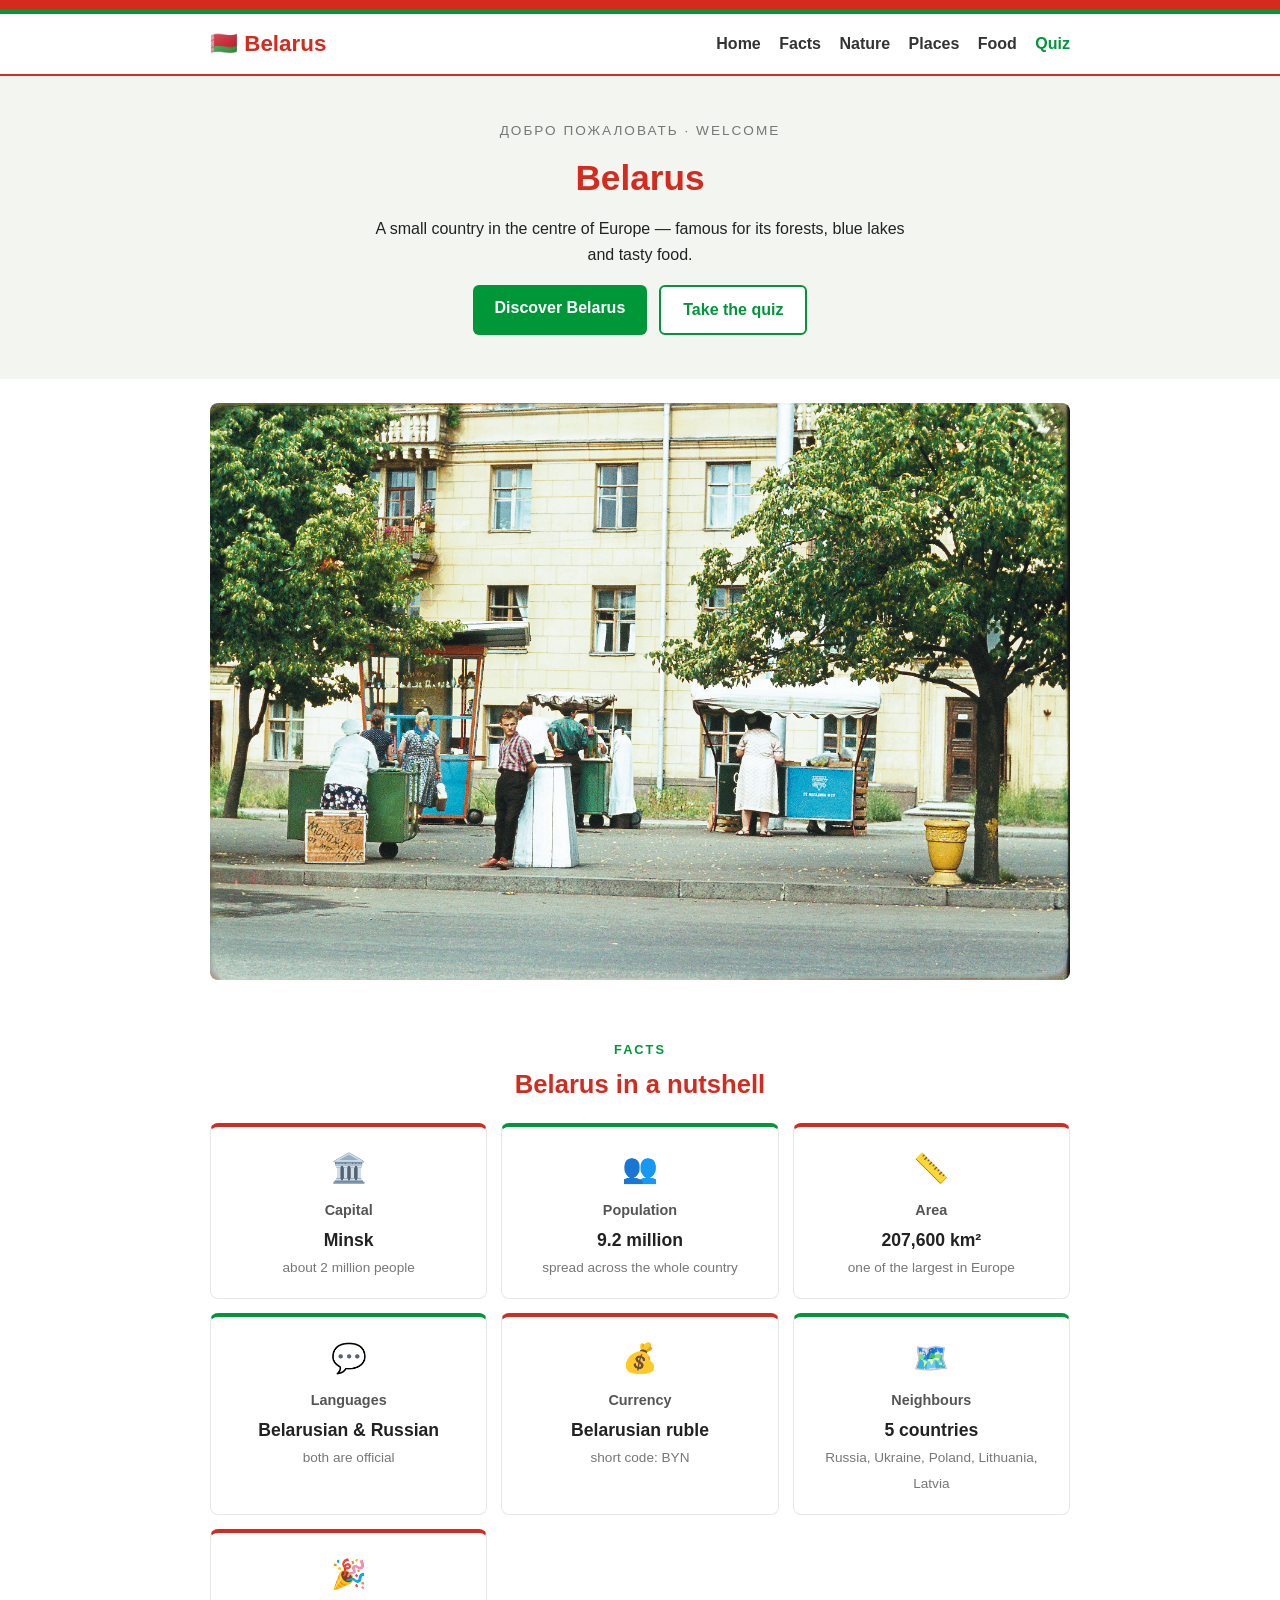
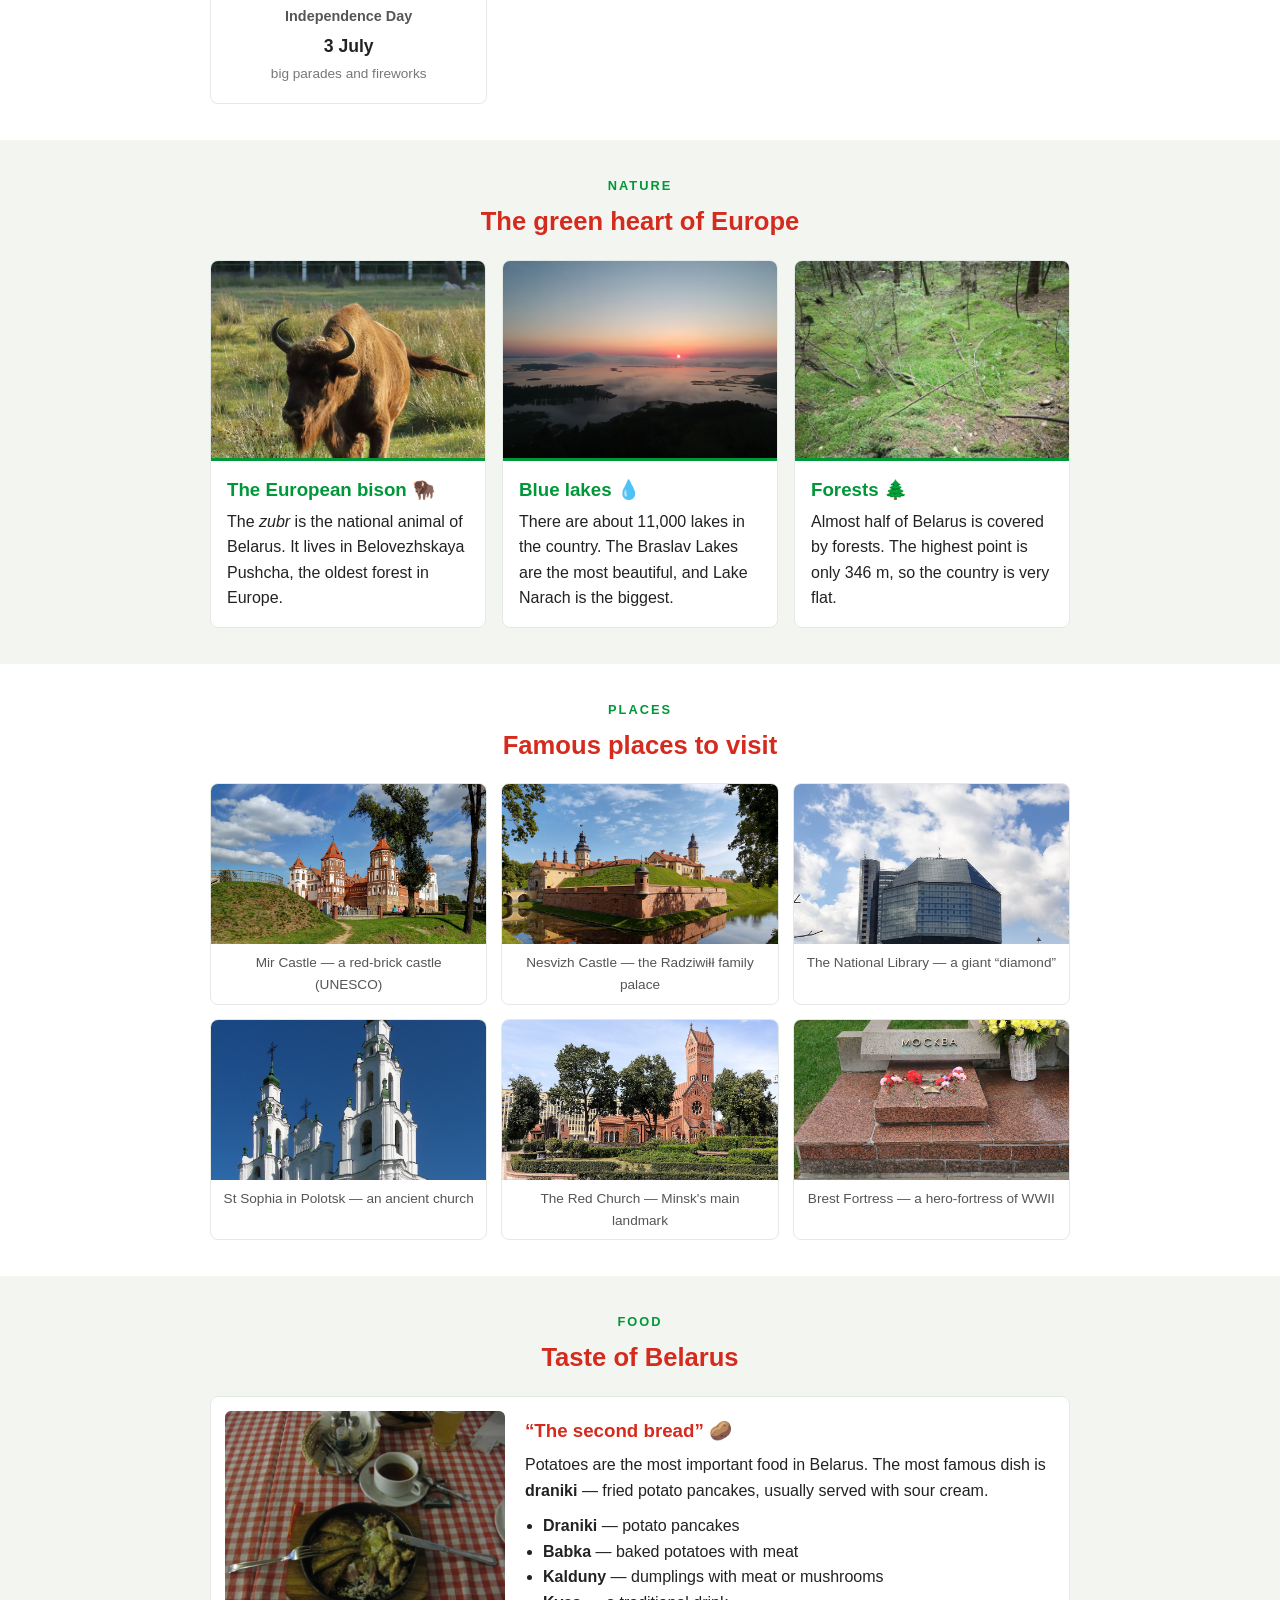
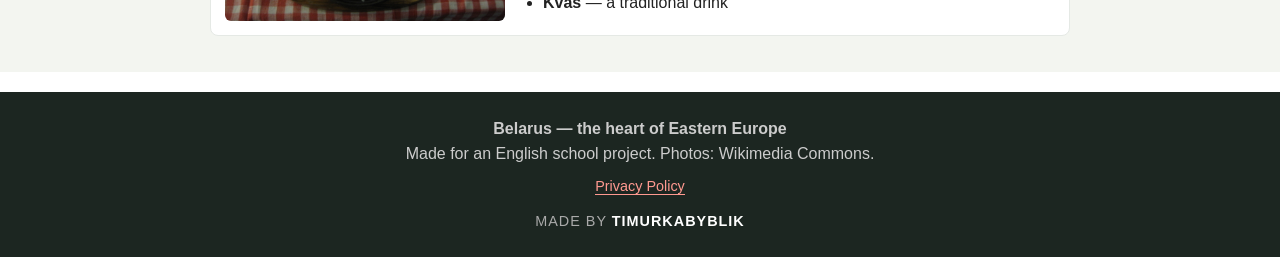
<file: index.html>
<!DOCTYPE html>
<html lang="en">
<head>
  <meta charset="UTF-8">
  <meta name="viewport" content="width=device-width, initial-scale=1.0">
  <title>Belarus — a small country in Europe</title>
  <link rel="stylesheet" href="css/style.css">
</head>
<body>

  <!-- flag stripe: red and green -->
  <div class="flag"></div>

  <header class="header">
    <div class="container">
      <p class="logo">🇧🇾 Belarus</p>
      <nav>
        <a href="#home">Home</a>
        <a href="#facts">Facts</a>
        <a href="#nature">Nature</a>
        <a href="#places">Places</a>
        <a href="#food">Food</a>
        <a href="quiz.html" class="nav-quiz">Quiz</a>
      </nav>
    </div>
  </header>

  <!-- main title -->
  <section class="hero" id="home">
    <div class="container">
      <p class="kicker">Добро пожаловать · Welcome</p>
      <h1>Belarus</h1>
      <p class="subtitle">A small country in the centre of Europe — famous for its
        forests, blue lakes and tasty food.</p>
      <div class="hero-buttons">
        <a class="button" href="#facts">Discover Belarus</a>
        <a class="button ghost" href="quiz.html">Take the quiz</a>
      </div>
    </div>
  </section>

  <!-- banner photo -->
  <section class="container">
    <img class="banner" src="images/minsk_victory.jpg" alt="Victory Square in Minsk">
  </section>

  <!-- facts -->
  <section class="section" id="facts">
    <div class="container">
      <h2><span>Facts</span> Belarus in a nutshell</h2>
      <div class="facts-grid">

        <div class="fact-card">
          <span class="fact-icon">🏛️</span>
          <h3>Capital</h3>
          <p>Minsk</p>
          <small>about 2 million people</small>
        </div>

        <div class="fact-card">
          <span class="fact-icon">👥</span>
          <h3>Population</h3>
          <p>9.2 million</p>
          <small>spread across the whole country</small>
        </div>

        <div class="fact-card">
          <span class="fact-icon">📏</span>
          <h3>Area</h3>
          <p>207,600 km²</p>
          <small>one of the largest in Europe</small>
        </div>

        <div class="fact-card">
          <span class="fact-icon">💬</span>
          <h3>Languages</h3>
          <p>Belarusian &amp; Russian</p>
          <small>both are official</small>
        </div>

        <div class="fact-card">
          <span class="fact-icon">💰</span>
          <h3>Currency</h3>
          <p>Belarusian ruble</p>
          <small>short code: BYN</small>
        </div>

        <div class="fact-card">
          <span class="fact-icon">🗺️</span>
          <h3>Neighbours</h3>
          <p>5 countries</p>
          <small>Russia, Ukraine, Poland, Lithuania, Latvia</small>
        </div>

        <div class="fact-card">
          <span class="fact-icon">🎉</span>
          <h3>Independence Day</h3>
          <p>3 July</p>
          <small>big parades and fireworks</small>
        </div>

      </div>
    </div>
  </section>

  <!-- nature -->
  <section class="section grey" id="nature">
    <div class="container">
      <h2><span>Nature</span> The green heart of Europe</h2>
      <div class="nature-grid">

        <article class="nature-card">
          <img src="images/bison.jpg" alt="A European bison">
          <div class="nature-body">
            <h3>The European bison 🦬</h3>
            <p>The <em>zubr</em> is the national animal of Belarus. It lives in
              Belovezhskaya Pushcha, the oldest forest in Europe.</p>
          </div>
        </article>

        <article class="nature-card">
          <img src="images/landscape_brasklav.jpg" alt="Braslav lakes">
          <div class="nature-body">
            <h3>Blue lakes 💧</h3>
            <p>There are about 11,000 lakes in the country. The Braslav Lakes are
              the most beautiful, and Lake Narach is the biggest.</p>
          </div>
        </article>

        <article class="nature-card">
          <img src="images/landscape_forest.jpg" alt="A forest in Belarus">
          <div class="nature-body">
            <h3>Forests 🌲</h3>
            <p>Almost half of Belarus is covered by forests. The highest point is
              only 346 m, so the country is very flat.</p>
          </div>
        </article>

      </div>
    </div>
  </section>

  <!-- places -->
  <section class="section" id="places">
    <div class="container">
      <h2><span>Places</span> Famous places to visit</h2>
      <div class="grid">
        <figure>
          <img src="images/mir_castle.jpg" alt="Mir Castle">
          <figcaption>Mir Castle — a red-brick castle (UNESCO)</figcaption>
        </figure>
        <figure>
          <img src="images/nesvizh_castle.jpg" alt="Nesvizh Castle">
          <figcaption>Nesvizh Castle — the Radziwiłł family palace</figcaption>
        </figure>
        <figure>
          <img src="images/national_library.jpg" alt="National Library of Belarus">
          <figcaption>The National Library — a giant “diamond”</figcaption>
        </figure>
        <figure>
          <img src="images/sophia_cathedral.jpg" alt="St Sophia Cathedral in Polotsk">
          <figcaption>St Sophia in Polotsk — an ancient church</figcaption>
        </figure>
        <figure>
          <img src="images/red_church.jpg" alt="The Red Church in Minsk">
          <figcaption>The Red Church — Minsk's main landmark</figcaption>
        </figure>
        <figure>
          <img src="images/brest_fortress.jpg" alt="Brest Fortress">
          <figcaption>Brest Fortress — a hero-fortress of WWII</figcaption>
        </figure>
      </div>
    </div>
  </section>

  <!-- food -->
  <section class="section grey" id="food">
    <div class="container">
      <h2><span>Food</span> Taste of Belarus</h2>
      <div class="food-card">
        <img src="images/draniki.jpg" alt="Draniki — potato pancakes">
        <div>
          <h3>“The second bread” 🥔</h3>
          <p>Potatoes are the most important food in Belarus. The most famous dish
            is <strong>draniki</strong> — fried potato pancakes, usually served
            with sour cream.</p>
          <ul>
            <li><strong>Draniki</strong> — potato pancakes</li>
            <li><strong>Babka</strong> — baked potatoes with meat</li>
            <li><strong>Kalduny</strong> — dumplings with meat or mushrooms</li>
            <li><strong>Kvas</strong> — a traditional drink</li>
          </ul>
        </div>
      </div>
    </div>
  </section>

  <footer>
    <div class="container">
      <p><strong>Belarus — the heart of Eastern Europe</strong></p>
      <p>Made for an English school project. Photos: Wikimedia Commons.</p>
      <p class="foot-links"><a href="privacy.html">Privacy Policy</a></p>
      <p class="made-by">Made by <a href="https://github.com/timgihangir-rgb" target="_blank" rel="noopener">TIMURKABYBLIK</a></p>
    </div>
  </footer>

</body>
</html>
</file>
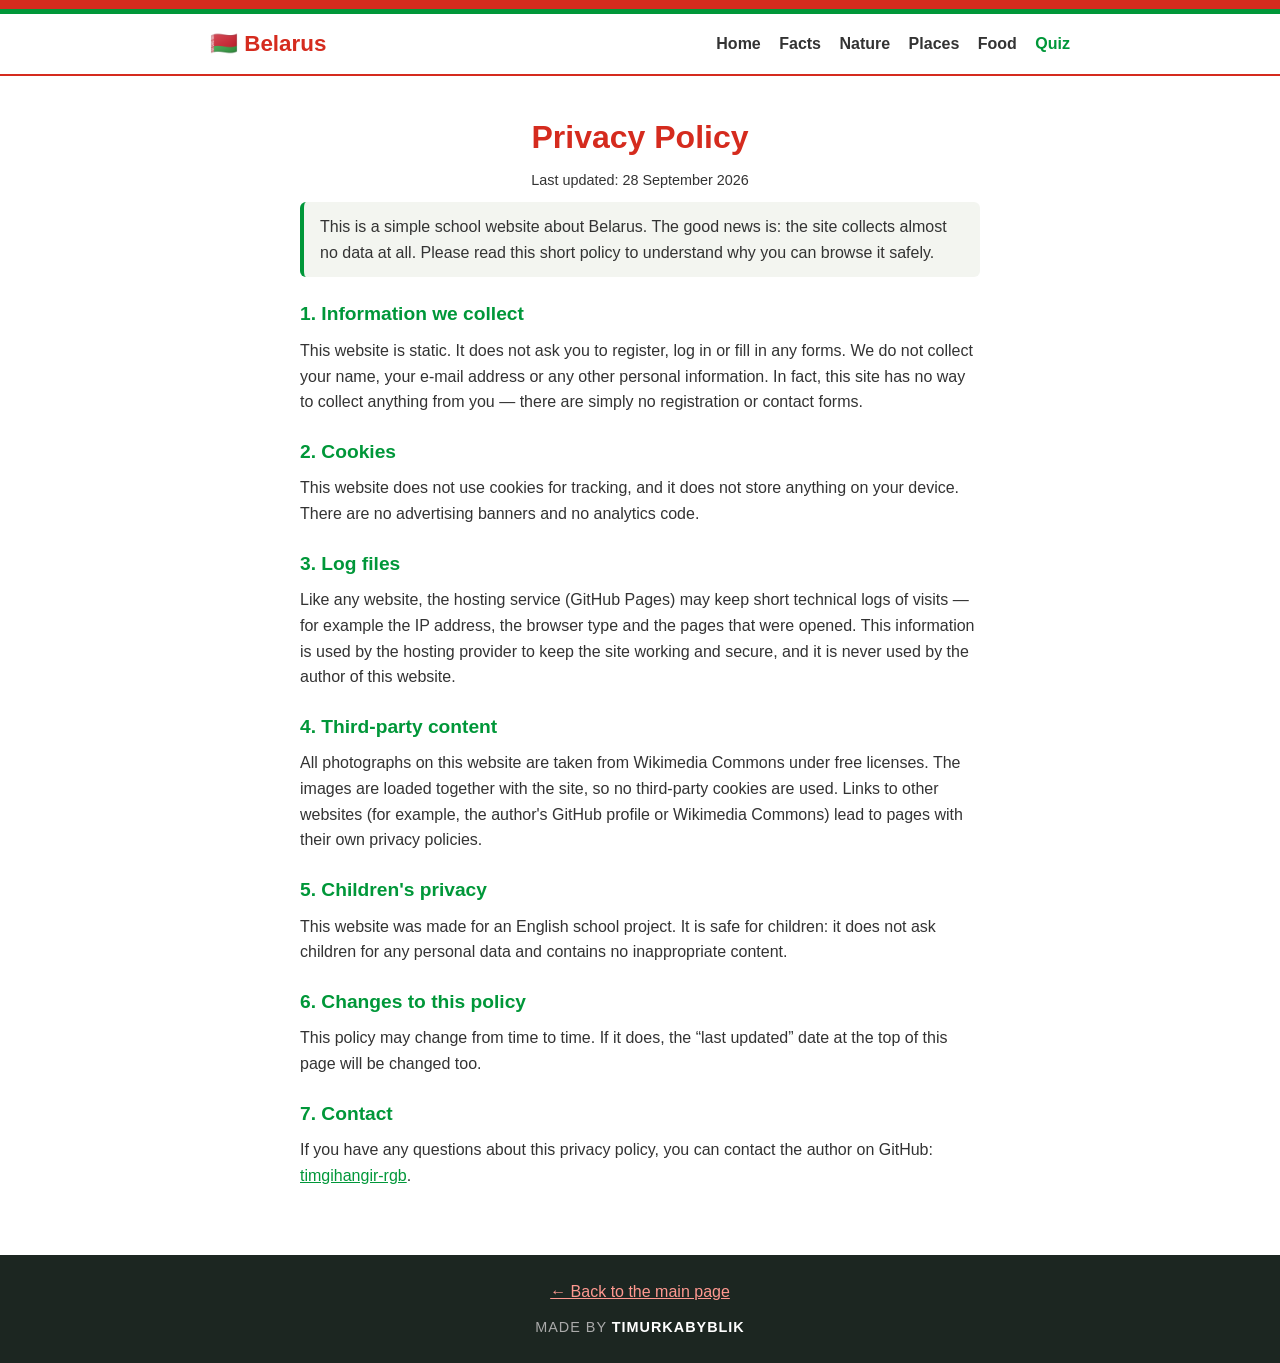
<file: privacy.html>
<!DOCTYPE html>
<html lang="en">
<head>
  <meta charset="UTF-8">
  <meta name="viewport" content="width=device-width, initial-scale=1.0">
  <title>Privacy Policy — Belarus website</title>
  <link rel="stylesheet" href="css/style.css">
</head>
<body>

  <!-- flag stripe: red and green -->
  <div class="flag"></div>

  <header class="header">
    <div class="container">
      <p class="logo">🇧🇾 Belarus</p>
      <nav>
        <a href="index.html">Home</a>
        <a href="index.html#facts">Facts</a>
        <a href="index.html#nature">Nature</a>
        <a href="index.html#places">Places</a>
        <a href="index.html#food">Food</a>
        <a href="quiz.html" class="nav-quiz">Quiz</a>
      </nav>
    </div>
  </header>

  <section class="section">
    <div class="container policy">

      <h1 class="policy-title">Privacy Policy</h1>
      <p class="policy-date">Last updated: 28 September 2026</p>

      <p class="intro">This is a simple school website about Belarus. The good news is:
        the site collects almost no data at all. Please read this short policy to understand why
        you can browse it safely.</p>

      <h2>1. Information we collect</h2>
      <p>This website is static. It does not ask you to register, log in or fill in any forms.
        We do not collect your name, your e-mail address or any other personal information.
        In fact, this site has no way to collect anything from you — there are simply no
        registration or contact forms.</p>

      <h2>2. Cookies</h2>
      <p>This website does not use cookies for tracking, and it does not store anything
        on your device. There are no advertising banners and no analytics code.</p>

      <h2>3. Log files</h2>
      <p>Like any website, the hosting service (GitHub Pages) may keep short technical logs of
        visits — for example the IP address, the browser type and the pages that were opened.
        This information is used by the hosting provider to keep the site working and secure,
        and it is never used by the author of this website.</p>

      <h2>4. Third-party content</h2>
      <p>All photographs on this website are taken from Wikimedia Commons under free licenses.
        The images are loaded together with the site, so no third-party cookies are used.
        Links to other websites (for example, the author's GitHub profile or Wikimedia Commons)
        lead to pages with their own privacy policies.</p>

      <h2>5. Children's privacy</h2>
      <p>This website was made for an English school project. It is safe for children:
        it does not ask children for any personal data and contains no inappropriate content.</p>

      <h2>6. Changes to this policy</h2>
      <p>This policy may change from time to time. If it does, the “last updated” date at the
        top of this page will be changed too.</p>

      <h2>7. Contact</h2>
      <p>If you have any questions about this privacy policy, you can contact the author on
        GitHub: <a href="https://github.com/timgihangir-rgb" target="_blank" rel="noopener">timgihangir-rgb</a>.</p>

    </div>
  </section>

  <footer>
    <div class="container">
      <p><a href="index.html">← Back to the main page</a></p>
      <p class="made-by">Made by <a href="https://github.com/timgihangir-rgb" target="_blank" rel="noopener">TIMURKABYBLIK</a></p>
    </div>
  </footer>

</body>
</html>
</file>
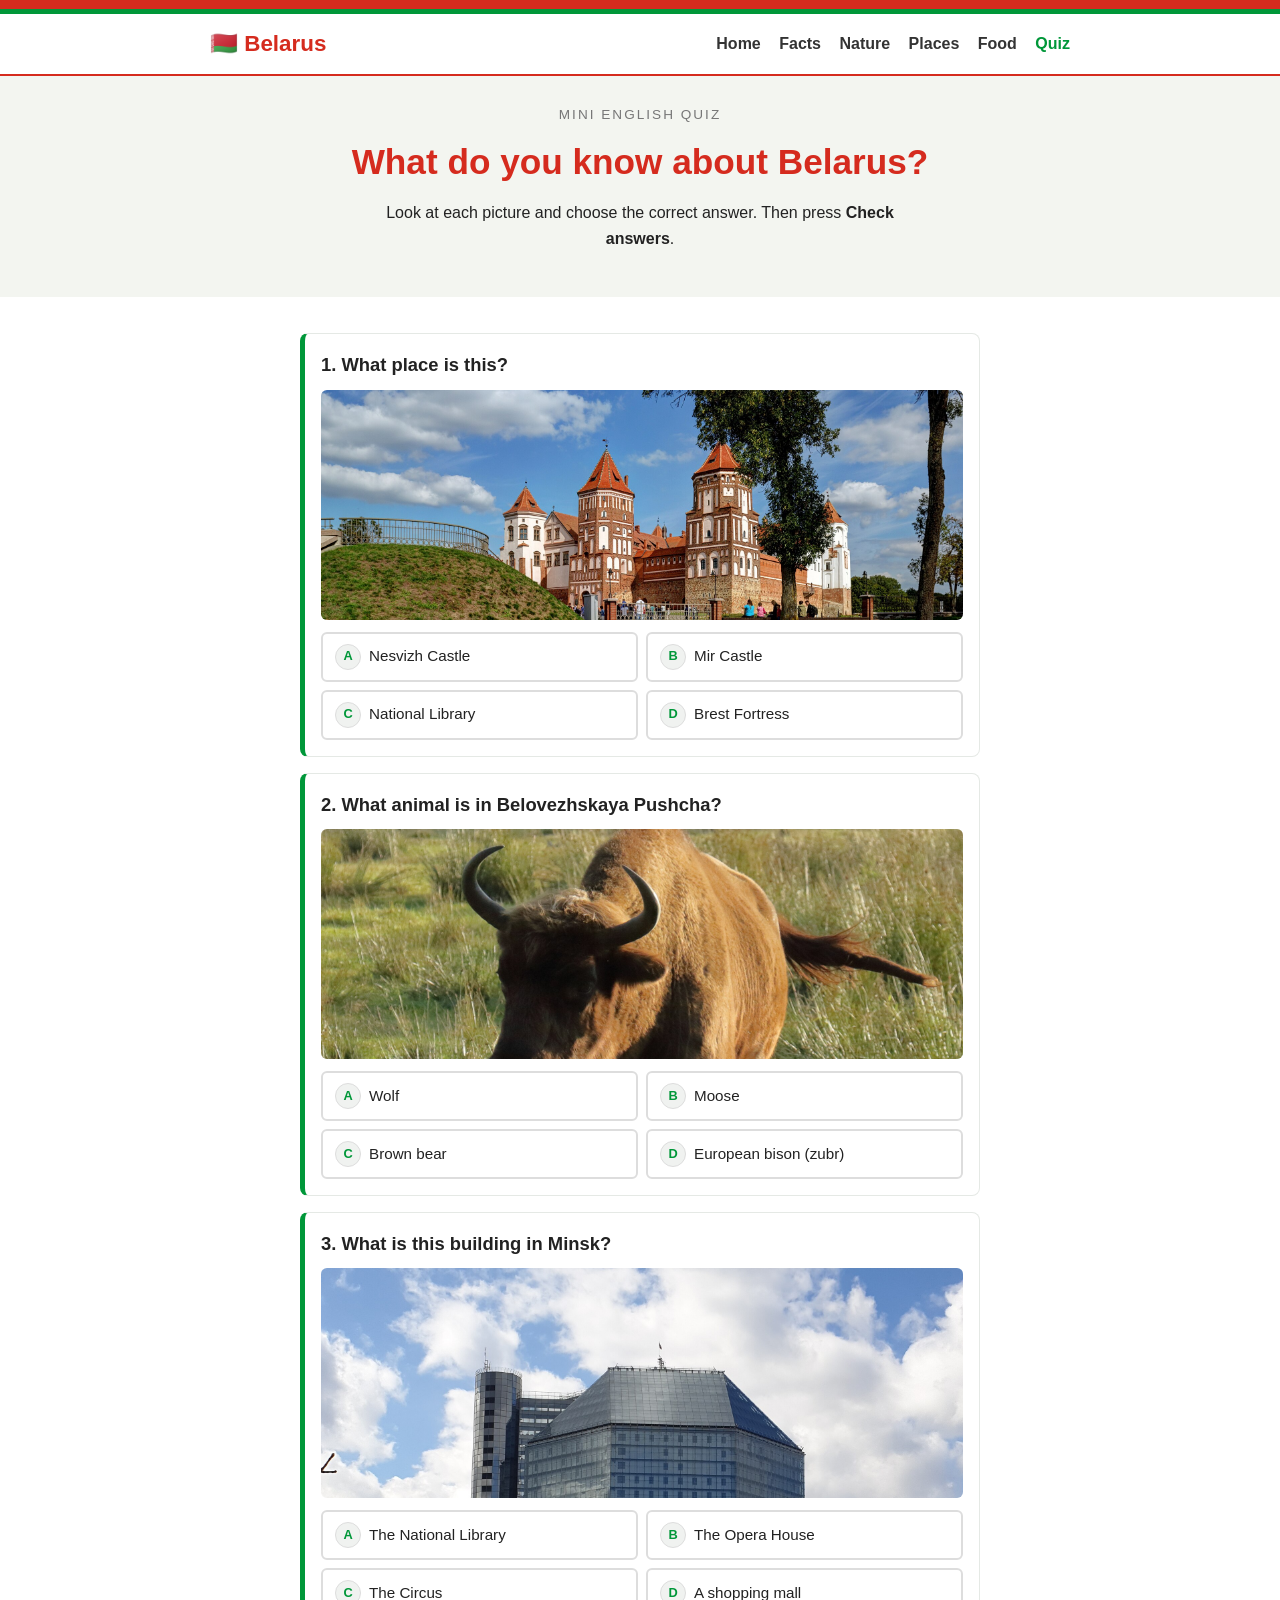
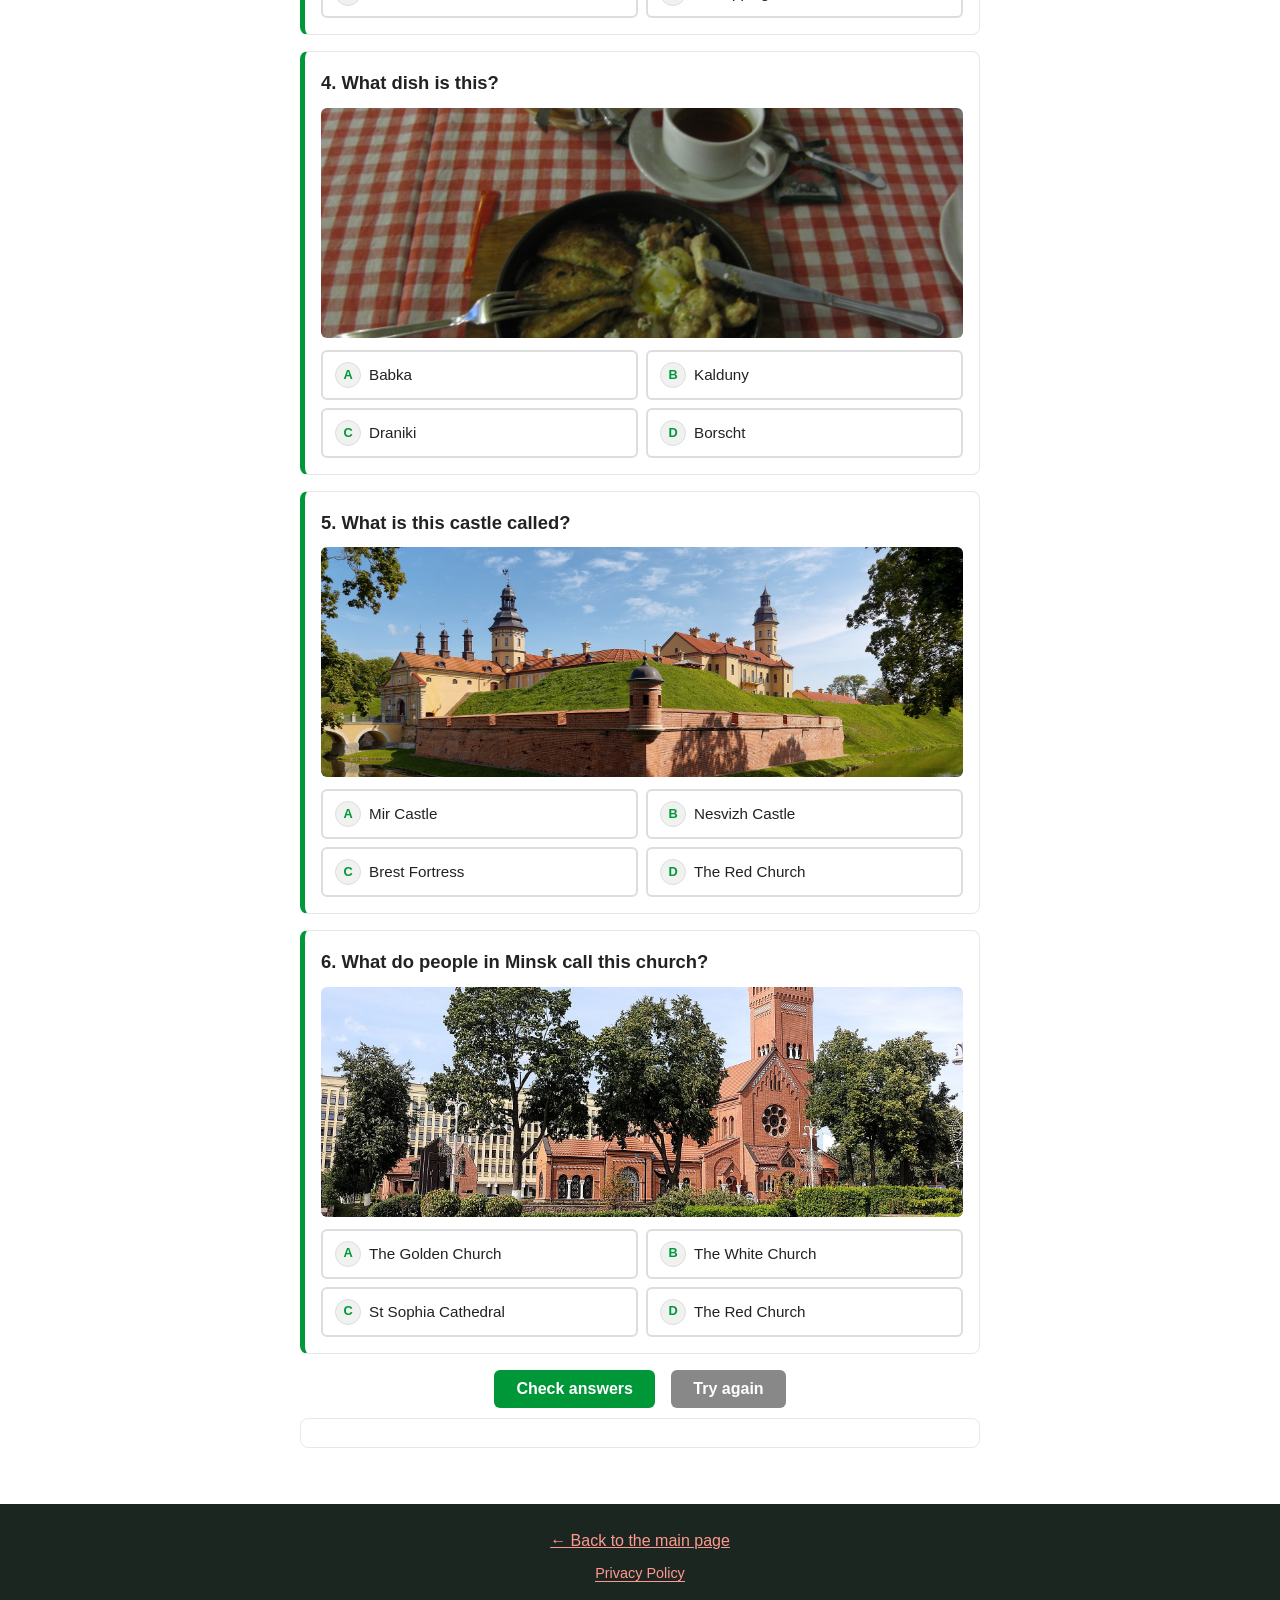
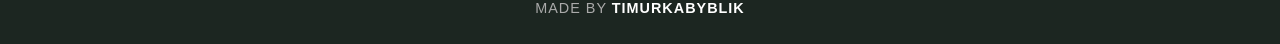
<file: quiz.html>
<!DOCTYPE html>
<html lang="en">
<head>
  <meta charset="UTF-8">
  <meta name="viewport" content="width=device-width, initial-scale=1.0">
  <title>Quiz about Belarus</title>
  <link rel="stylesheet" href="css/style.css">
</head>
<body>

  <!-- flag stripe: red and green -->
  <div class="flag"></div>

  <header class="header">
    <div class="container">
      <p class="logo">🇧🇾 Belarus</p>
      <nav>
        <a href="index.html">Home</a>
        <a href="index.html#facts">Facts</a>
        <a href="index.html#nature">Nature</a>
        <a href="index.html#places">Places</a>
        <a href="index.html#food">Food</a>
        <a href="quiz.html" class="nav-quiz">Quiz</a>
      </nav>
    </div>
  </header>

  <section class="hero small">
    <div class="container">
      <p class="kicker">Mini English quiz</p>
      <h1>What do you know about Belarus?</h1>
      <p class="subtitle">Look at each picture and choose the correct answer.
        Then press <strong>Check answers</strong>.</p>
    </div>
  </section>

  <section class="section">
    <div class="container quiz">

      <!-- Question 1 -->
      <div class="question" id="q1">
        <h2>1. What place is this?</h2>
        <img src="images/mir_castle.jpg" alt="A red-brick castle">
        <div class="options">
          <label><input type="radio" name="q1" value="nesvizh"> Nesvizh Castle</label>
          <label><input type="radio" name="q1" value="mir"> Mir Castle</label>
          <label><input type="radio" name="q1" value="library"> National Library</label>
          <label><input type="radio" name="q1" value="brest"> Brest Fortress</label>
        </div>
        <p class="result"></p>
      </div>

      <!-- Question 2 -->
      <div class="question" id="q2">
        <h2>2. What animal is in Belovezhskaya Pushcha?</h2>
        <img src="images/bison.jpg" alt="A big bison">
        <div class="options">
          <label><input type="radio" name="q2" value="wolf"> Wolf</label>
          <label><input type="radio" name="q2" value="moose"> Moose</label>
          <label><input type="radio" name="q2" value="bear"> Brown bear</label>
          <label><input type="radio" name="q2" value="bison"> European bison (zubr)</label>
        </div>
        <p class="result"></p>
      </div>

      <!-- Question 3 -->
      <div class="question" id="q3">
        <h2>3. What is this building in Minsk?</h2>
        <img src="images/national_library.jpg" alt="A diamond-shaped building">
        <div class="options">
          <label><input type="radio" name="q3" value="library"> The National Library</label>
          <label><input type="radio" name="q3" value="opera"> The Opera House</label>
          <label><input type="radio" name="q3" value="circus"> The Circus</label>
          <label><input type="radio" name="q3" value="mall"> A shopping mall</label>
        </div>
        <p class="result"></p>
      </div>

      <!-- Question 4 -->
      <div class="question" id="q4">
        <h2>4. What dish is this?</h2>
        <img src="images/draniki.jpg" alt="Potato pancakes">
        <div class="options">
          <label><input type="radio" name="q4" value="babka"> Babka</label>
          <label><input type="radio" name="q4" value="kalduny"> Kalduny</label>
          <label><input type="radio" name="q4" value="draniki"> Draniki</label>
          <label><input type="radio" name="q4" value="borscht"> Borscht</label>
        </div>
        <p class="result"></p>
      </div>

      <!-- Question 5 -->
      <div class="question" id="q5">
        <h2>5. What is this castle called?</h2>
        <img src="images/nesvizh_castle.jpg" alt="A beautiful castle with a river in front">
        <div class="options">
          <label><input type="radio" name="q5" value="mir"> Mir Castle</label>
          <label><input type="radio" name="q5" value="nesvizh"> Nesvizh Castle</label>
          <label><input type="radio" name="q5" value="brest"> Brest Fortress</label>
          <label><input type="radio" name="q5" value="church"> The Red Church</label>
        </div>
        <p class="result"></p>
      </div>

      <!-- Question 6 -->
      <div class="question" id="q6">
        <h2>6. What do people in Minsk call this church?</h2>
        <img src="images/red_church.jpg" alt="A red-brick church in the centre of Minsk">
        <div class="options">
          <label><input type="radio" name="q6" value="golden"> The Golden Church</label>
          <label><input type="radio" name="q6" value="white"> The White Church</label>
          <label><input type="radio" name="q6" value="sophia"> St Sophia Cathedral</label>
          <label><input type="radio" name="q6" value="redchurch"> The Red Church</label>
        </div>
        <p class="result"></p>
      </div>

      <div class="buttons">
        <button class="button" onclick="checkQuiz()">Check answers</button>
        <button class="button grey" onclick="resetQuiz()">Try again</button>
      </div>

      <p id="score"></p>

    </div>
  </section>

  <footer>
    <div class="container">
      <p><a href="index.html">← Back to the main page</a></p>
      <p class="foot-links"><a href="privacy.html">Privacy Policy</a></p>
      <p class="made-by">Made by <a href="https://github.com/timgihangir-rgb" target="_blank" rel="noopener">TIMURKABYBLIK</a></p>
    </div>
  </footer>

  <script src="js/quiz.js"></script>
</body>
</html>
</file>
<file: css/style.css>
/* Belarus website — simple light styles */

* {
  margin: 0;
  padding: 0;
  box-sizing: border-box;
}

body {
  font-family: Arial, Helvetica, sans-serif;
  color: #222;
  background: #fff;
  line-height: 1.6;
}

.container {
  max-width: 900px;
  margin: 0 auto;
  padding: 0 20px;
}

img {
  max-width: 100%;
  display: block;
}

/* ---- flag stripe ---- */
.flag {
  height: 14px;
  background: linear-gradient(#d52b1e 0 66%, #009739 66% 100%);
}

/* ---- header ---- */
.header {
  background: #fff;
  border-bottom: 2px solid #d52b1e;
  padding: 12px 0;
}

.header .container {
  display: flex;
  justify-content: space-between;
  align-items: center;
  flex-wrap: wrap;
  gap: 8px;
}

.logo {
  font-size: 1.4rem;
  font-weight: bold;
  color: #d52b1e;
}

.header nav a {
  color: #333;
  text-decoration: none;
  margin-left: 14px;
  font-weight: bold;
}

.header nav a:hover {
  color: #d52b1e;
}

.header nav a.nav-quiz {
  color: #009739;
}

/* ---- hero ---- */
.hero {
  background: #f3f5f0;
  text-align: center;
  padding: 44px 0;
}

.kicker {
  font-size: 0.85rem;
  letter-spacing: 2px;
  text-transform: uppercase;
  color: #777;
  margin-bottom: 8px;
}

.hero h1 {
  color: #d52b1e;
  font-size: 2.2rem;
  margin-bottom: 10px;
}

.subtitle {
  max-width: 560px;
  margin: 0 auto 18px;
}

.hero-buttons {
  display: flex;
  gap: 12px;
  justify-content: center;
  flex-wrap: wrap;
}

.hero.small {
  padding: 28px 0;
}

/* banner photo */
.banner {
  width: 100%;
  margin: 24px auto;
  border-radius: 8px;
}

/* ---- buttons ---- */
.button {
  display: inline-block;
  background: #009739;
  color: #fff;
  border: none;
  padding: 10px 22px;
  border-radius: 6px;
  font-family: inherit;
  font-size: 1rem;
  font-weight: bold;
  cursor: pointer;
  text-decoration: none;
}

.button:hover {
  background: #00782e;
}

.button.ghost {
  background: #fff;
  color: #009739;
  border: 2px solid #009739;
}

.button.ghost:hover {
  background: #f0f7f3;
}

.button.grey {
  background: #888;
}

.button.grey:hover {
  background: #666;
}

/* ---- sections ---- */
.section {
  padding: 36px 0;
}

.section h2 {
  color: #d52b1e;
  text-align: center;
  margin-bottom: 18px;
  font-size: 1.6rem;
}

.section h2 > span {
  display: block;
  font-size: 0.8rem;
  text-transform: uppercase;
  letter-spacing: 2px;
  color: #009739;
  margin-bottom: 4px;
}

.grey {
  background: #f3f5f0;
}

/* ---- facts ---- */
.facts-grid {
  display: grid;
  grid-template-columns: repeat(auto-fit, minmax(210px, 1fr));
  gap: 14px;
}

.fact-card {
  background: #fff;
  border: 1px solid #e5e9e5;
  border-top: 4px solid #d52b1e;
  border-radius: 8px;
  padding: 18px 16px;
  text-align: center;
}

.fact-card:nth-child(even) {
  border-top-color: #009739;
}

.fact-icon {
  font-size: 1.8rem;
}

.fact-card h3 {
  font-size: 0.9rem;
  margin: 8px 0 4px;
  color: #555;
}

.fact-card p {
  font-size: 1.1rem;
  font-weight: bold;
}

.fact-card small {
  color: #777;
  font-size: 0.85rem;
}

/* ---- nature ---- */
.nature-grid {
  display: grid;
  grid-template-columns: repeat(auto-fit, minmax(240px, 1fr));
  gap: 16px;
}

.nature-card {
  background: #fff;
  border: 1px solid #e5e9e5;
  border-radius: 8px;
  overflow: hidden;
}

.nature-card img {
  width: 100%;
  height: 200px;
  object-fit: cover;
  border-bottom: 3px solid #009739;
}

.nature-body {
  padding: 14px 16px 16px;
}

.nature-body h3 {
  color: #009739;
  margin-bottom: 4px;
}

/* ---- places grid ---- */
.grid {
  display: grid;
  grid-template-columns: repeat(3, 1fr);
  gap: 14px;
}

.grid figure {
  background: #fff;
  border: 1px solid #e5e9e5;
  border-radius: 8px;
  overflow: hidden;
}

.grid img {
  width: 100%;
  height: 160px;
  object-fit: cover;
}

.grid figcaption {
  padding: 8px 10px;
  font-size: 0.85rem;
  color: #555;
  text-align: center;
}

/* ---- food card ---- */
.food-card {
  display: flex;
  gap: 20px;
  align-items: center;
  background: #fff;
  border: 1px solid #e5e9e5;
  border-radius: 8px;
  padding: 14px;
}

.food-card img {
  width: 280px;
  height: 210px;
  object-fit: cover;
  border-radius: 6px;
  flex-shrink: 0;
}

.food-card h3 {
  color: #d52b1e;
  margin-bottom: 6px;
}

.food-card ul {
  margin: 10px 0 0 18px;
}

/* ---- footer ---- */
footer {
  background: #1c2621;
  color: #ccc;
  text-align: center;
  padding: 24px 0;
  margin-top: 20px;
}

footer a {
  color: #ff9990;
}

.foot-links {
  margin-top: 8px;
  font-size: 0.9rem;
}

.foot-links a {
  text-decoration: none;
  border-bottom: 1px solid #ff9990;
}

.foot-links a:hover {
  color: #fff;
  border-bottom-color: #fff;
}

.made-by {
  margin-top: 12px;
  font-size: 0.9rem;
  letter-spacing: 1px;
  text-transform: uppercase;
  color: #aaa;
}

.made-by a {
  color: #fff;
  font-weight: bold;
  text-decoration: none;
}

.made-by a:hover {
  color: #ff9990;
}

/* ============================================================
   QUIZ PAGE
   ============================================================ */

.quiz {
  max-width: 720px;
}

.question {
  background: #fff;
  border: 1px solid #e5e9e5;
  border-left: 5px solid #009739;
  border-radius: 8px;
  padding: 16px;
  margin-bottom: 16px;
}

.question h2 {
  font-size: 1.15rem;
  color: #222;
  text-align: left;
  margin-bottom: 10px;
}

.question img {
  width: 100%;
  height: 230px;
  object-fit: cover;
  border-radius: 6px;
  margin-bottom: 12px;
}

/* answer options */
.options {
  display: grid;
  grid-template-columns: 1fr 1fr;
  gap: 8px;
  counter-reset: opt;
}

.options label {
  counter-increment: opt;
  display: flex;
  align-items: center;
  gap: 8px;
  border: 2px solid #ddd;
  border-radius: 6px;
  padding: 10px 12px;
  cursor: pointer;
  font-size: 0.95rem;
}

.options label:hover {
  border-color: #009739;
}

.options label::before {
  content: counter(opt, upper-alpha);
  width: 24px;
  height: 24px;
  border-radius: 50%;
  display: inline-flex;
  align-items: center;
  justify-content: center;
  background: #f0f2f0;
  border: 1px solid #ddd;
  font-size: 0.8rem;
  font-weight: bold;
  color: #009739;
  flex-shrink: 0;
}

.options label input {
  position: absolute;
  opacity: 0;
  pointer-events: none;
}

.options label.selected {
  border-color: #009739;
  background: #eaf6ee;
}

.options label.right {
  border-color: #009739;
  background: #cde9d5;
}

.options label.wrong {
  border-color: #d52b1e;
  background: #f9dcd9;
}

.result {
  margin-top: 10px;
  font-weight: bold;
  display: none;
}

.result.show {
  display: block;
}

.result.ok {
  color: #009739;
}

.result.bad {
  color: #d52b1e;
}

.buttons {
  text-align: center;
  margin: 10px 0;
}

.buttons .button {
  margin: 0 6px;
}

#score {
  text-align: center;
  font-size: 1.2rem;
  font-weight: bold;
  color: #d52b1e;
  min-height: 1.6em;
  padding: 12px;
  background: #fff;
  border: 1px solid #e5e9e5;
  border-radius: 8px;
}

/* ============================================================
   PRIVACY POLICY PAGE
   ============================================================ */

.policy {
  max-width: 720px;
}

.policy-title {
  color: #d52b1e;
  text-align: center;
  font-size: 2rem;
  margin-bottom: 6px;
}

.policy-date {
  text-align: center;
  color: #777;
  font-size: 0.9rem;
  margin-bottom: 24px;
}

.policy .intro {
  background: #f3f5f0;
  border-left: 4px solid #009739;
  padding: 12px 16px;
  border-radius: 6px;
  margin-bottom: 22px;
}

.policy h2 {
  color: #009739;
  font-size: 1.2rem;
  margin: 22px 0 8px;
  text-align: left;
}

.policy p {
  margin-bottom: 10px;
  color: #333;
}

.policy a {
  color: #009739;
}

/* ---- small screens ---- */
@media (max-width: 700px) {
  .food-card {
    flex-direction: column;
  }

  .food-card img {
    width: 100%;
    height: 190px;
  }

  .grid {
    grid-template-columns: 1fr 1fr;
  }

  .options {
    grid-template-columns: 1fr;
  }

  .header nav a {
    margin-left: 8px;
  }
}
</file>
